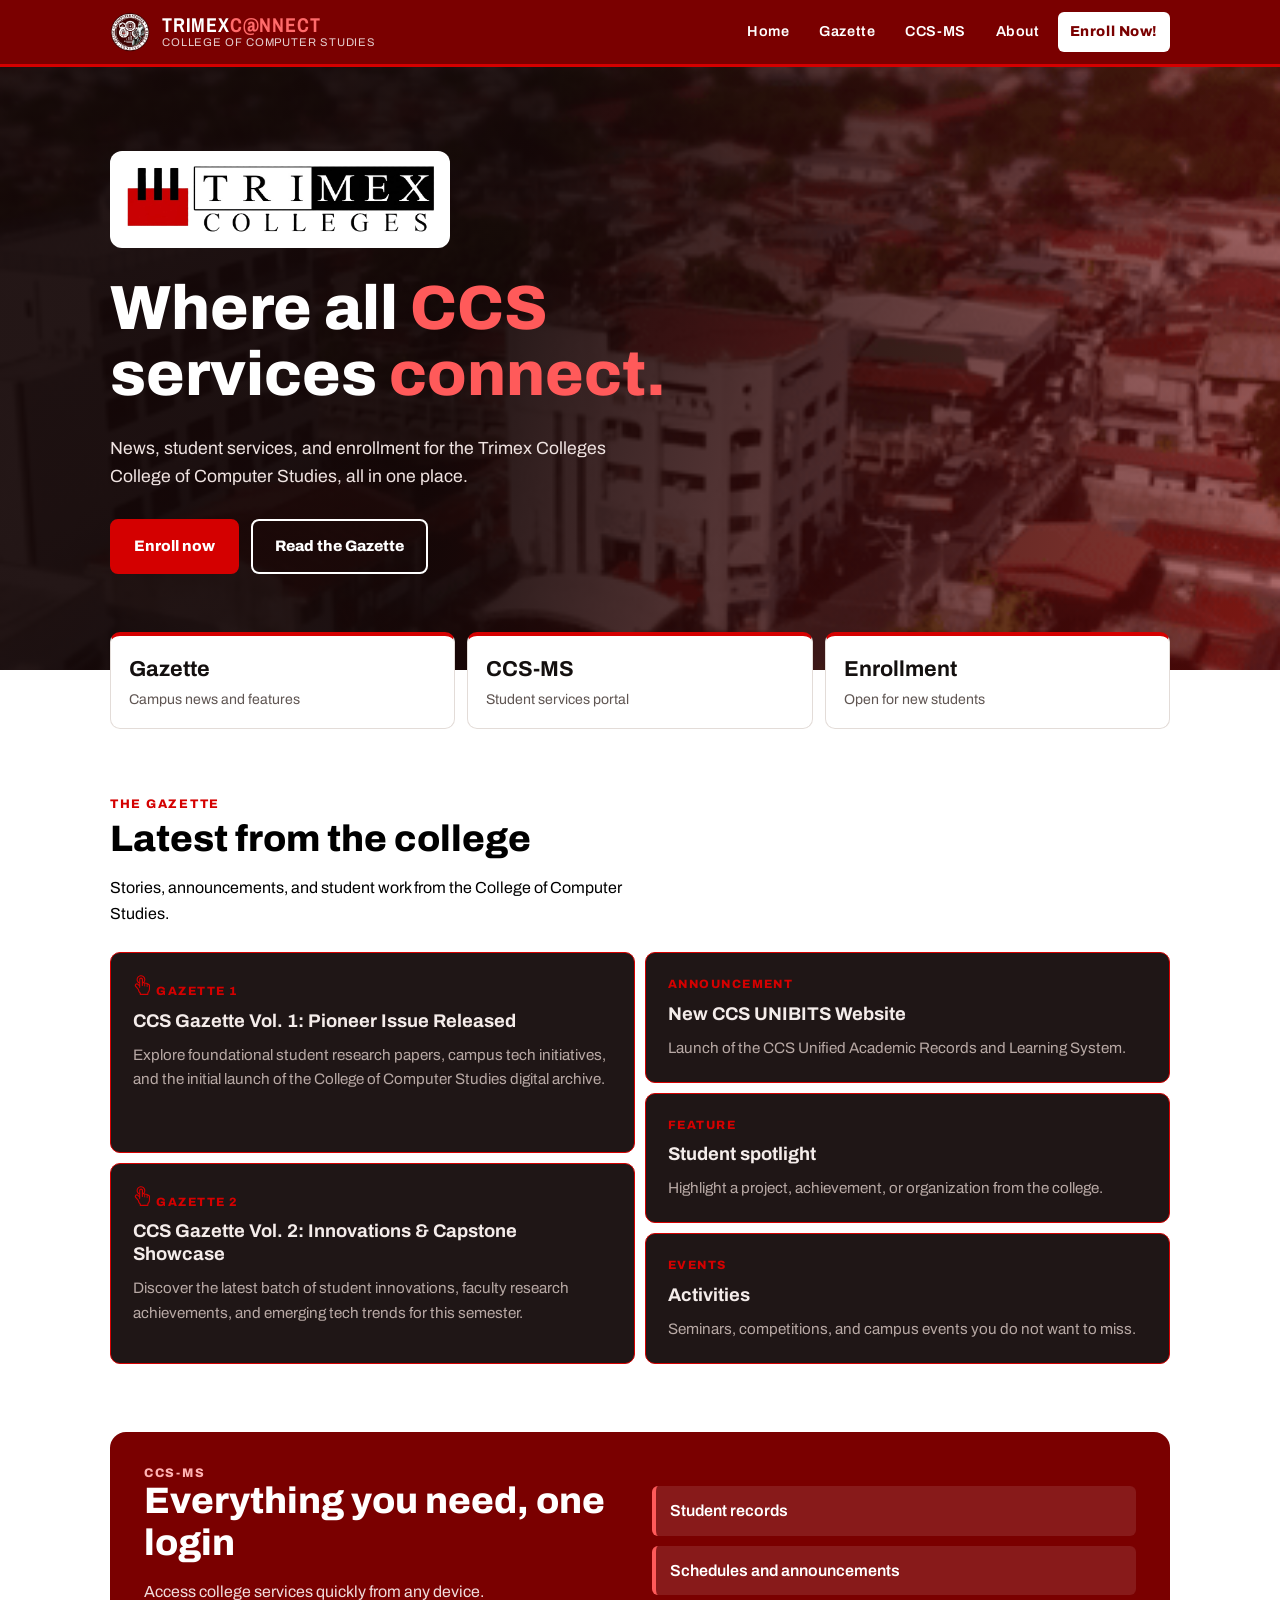
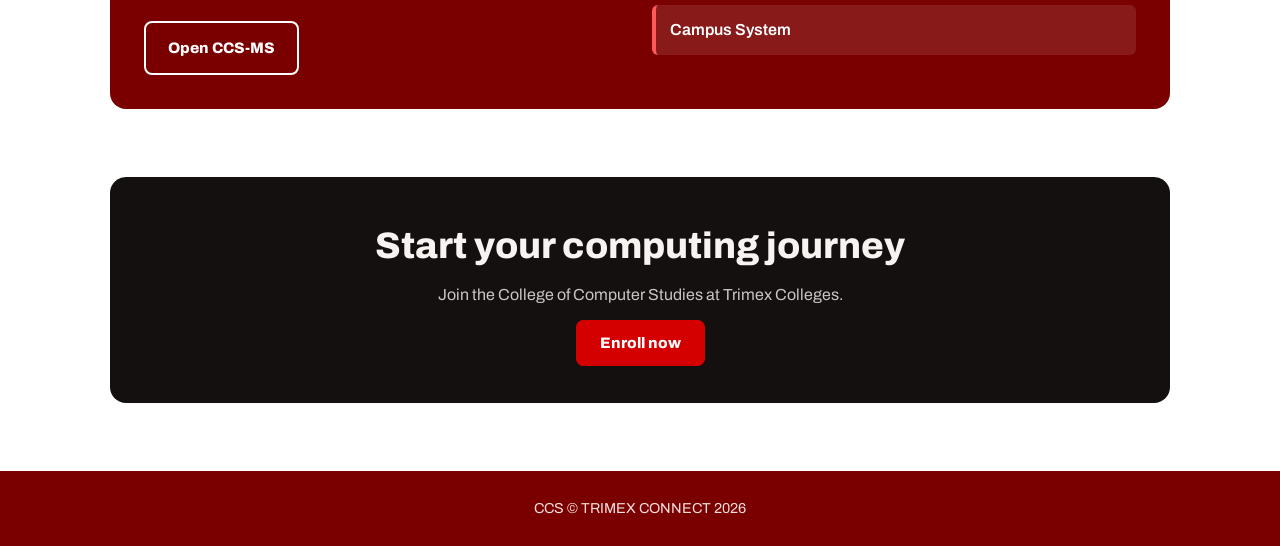
<file: index.html>
<!DOCTYPE html>
<html lang="en">
<head>
  <meta charset="utf-8">
  <meta name="viewport" content="width=device-width, initial-scale=1, viewport-fit=cover">
  <title>TrimexConnect | College of Computer Studies</title>
  <link rel="stylesheet" href="https://fonts.googleapis.com/css2?family=Archivo:wght@400;600;800&family=Archivo+Narrow:wght@600&display=swap">
  <link rel="stylesheet" href="style.css">
</head>
<body>
  <header>
    <div class="nav">
      <a href="#home"><img src="img/logoofccs.png" alt="css_logo" class="ccslogo" ></a>
      <a class="brand" href="#home">TRIMEX<b>C@NNECT</b><small>College of Computer Studies</small></a>
      <nav>
        <a href="#home">Home</a>
        <a href="#gazette">Gazette</a>
        <details class="ccs-dropdown" name="site-dropdown">
          <summary>CCS-MS</summary>
          <div class="ccs-menu">
            <a href="https://trimexconnect.com/capstonethesis/login.php">Research Management System</a>
            <a href="https://trimexconnect.com/researchmanual/">Research Manual</a>
            <a href="https://trimexconnect.com/e-data/">Data Science Platform</a>
            <a href="https://trimexconnect.com/coderkiosk/">CCS Online Compiler</a>
            <a href="https://trimexconnect.com/iskuling/lms/login.php">CCS LMS Management</a>
            <a href="https://trimexconnect.com/voting/acts/">CCS ACTS Voting System</a>
            <a href="https://trimexconnect.com/voting/acse/">ACSE ACTS Voting System</a>
            <a href="https://trimexconnect.com/crowntab/">CCS Pageant Management System</a>
            <a href="https://trimexconnect.com/academy/netsec/login.php">Cybersecurity Arena</a>
            <a href="https://trimexconnect.com/e-hack/">Educational Cyber Range</a>
            <a href="https://trimexconnect.com/dikoalam/infosec/">Network Cybersecurity Training Lab</a>
            <a href="https://trimexconnect.com/dikoalam/infosec/">Cybersecurity Training Lab</a>
            <a href="https://trimexconnect.com/ojtms/">CCS OJT Monitoring</a>
            <a href="https://trimexconnect.com/201ccs/">CCS Student and Faculty Portfolio</a>
          </div>
        </details>
        <a href="about.html">About</a>
        <a class="cta" href="#enroll">Enroll Now!</a>
        <details class="mobile-nav">
          <summary>Menu</summary>
          <div class="mobile-menu">
            <a href="#home">Home</a>
            <a href="#gazette">Gazette</a>
            <details class="mobile-ccs-dropdown" name="mobile-site-dropdown">
              <summary>CCS-MS</summary>
              <div class="mobile-ccs-menu">
                <a href="https://trimexconnect.com/capstonethesis/login.php">Research Management System</a>
                <a href="https://trimexconnect.com/researchmanual/">Research Manual</a>
                <a href="https://trimexconnect.com/e-data/">Data Science Platform</a>
                <a href="https://trimexconnect.com/coderkiosk/">CCS Online Compiler</a>
                <a href="https://trimexconnect.com/iskuling/lms/login.php">CCS LMS Management</a>
                <a href="https://trimexconnect.com/voting/acts/">CCS ACTS Voting System</a>
                <a href="https://trimexconnect.com/voting/acse/">ACSE ACTS Voting System</a>
                <a href="https://trimexconnect.com/crowntab/">CCS Pageant Management System</a>
                <a href="https://trimexconnect.com/academy/netsec/login.php">Cybersecurity Arena</a>
                <a href="https://trimexconnect.com/e-hack/">Educational Cyber Range</a>
                <a href="https://trimexconnect.com/dikoalam/infosec/">Network Cybersecurity Training Lab</a>
                <a href="https://trimexconnect.com/dikoalam/infosec/">Cybersecurity Training Lab</a>
                <a href="https://trimexconnect.com/ojtms/">CCS OJT Monitoring</a>
                <a href="https://trimexconnect.com/201ccs/">CCS Student and Faculty Portfolio</a>
              </div>
            </details>
            <a href="about.html">About</a>
            <a href="#enroll">Enroll Now!</a>
          </div>
        </details>
      </nav>
    </div>
  </header>

  <div class="hero" id="home">
    <div class="in">
      <div class="pill">
        <img src="img/logo.png" alt="Trimex Colleges">
      </div>
      <h1>Where all <span>CCS</span> services <span>connect.</span></h1>
      <p>News, student services, and enrollment for the Trimex Colleges College of Computer Studies, all in one place.</p>
      <div class="btns">
        <a class="btn p" href="#enroll">Enroll now</a>
        <a class="btn" href="#gazette">Read the Gazette</a>
      </div>
    </div>
  </div>

  <div class="stats">
    <div class="stat">
      <b>Gazette</b>
      <span>Campus news and features</span>
    </div>
    <div class="stat">
      <b>CCS-MS</b>
      <span>Student services portal</span>
    </div>
    <div class="stat">
      <b>Enrollment</b>
      <span>Open for new students</span>
    </div>
  </div>

  <section id="gazette">
  <div class="gazette-header">
    <div class="kick">The Gazette</div>
    <h2>Latest from the college</h2>
    <p class="lead">Stories, announcements, and student work from the College of Computer Studies.</p>
  </div>

  <div class="gazette-grid">

    <!-- Left column -->
    <div class="gazette-column">
      <a class="gazette-card-left" href="https://trimexconnect.com/ccs/gazette/">
        <span class="gazette-label">
          <svg class="icon" viewBox="0 0 36 36" aria-hidden="true" focusable="false" xmlns="http://www.w3.org/2000/svg">
          <path fill="currentColor" d="M30.4,17.6c-1.8-1.9-4.2-3.2-6.7-3.7c-1.1-0.3-2.2-0.5-3.3-0.6c2.8-3.3,2.3-8.3-1-11.1s-8.3-2.3-11.1,1s-2.3,8.3,1,11.1
            c0.6,0.5,1.2,0.9,1.8,1.1v2.2l-1.6-1.5c-1.4-1.4-3.7-1.4-5.2,0c-1.4,1.4-1.5,3.6-0.1,5l4.6,5.4c0.2,1.4,0.7,2.7,1.4,3.9
            c0.5,0.9,1.2,1.8,1.9,2.5v1.9c0,0.6,0.4,1,1,1h13.6c0.5,0,1-0.5,1-1v-2.6c1.9-2.3,2.9-5.2,2.9-8.1v-5.8
            C30.7,17.9,30.6,17.7,30.4,17.6z M8.4,8.2c0-3.3,2.7-5.9,6-5.8c3.3,0,5.9,2.7,5.8,6c0,1.8-0.8,3.4-2.2,4.5V7.9
            c-0.1-1.8-1.6-3.2-3.4-3.2c-1.8-0.1-3.4,1.4-3.4,3.2v5.2C9.5,12.1,8.5,10.2,8.4,8.2L8.4,8.2z M28.7,24c0.1,2.6-0.8,5.1-2.5,7.1
            c-0.2,0.2-0.4,0.4-0.4,0.7v2.1H14.2v-1.4c0-0.3-0.2-0.6-0.4-0.8c-0.7-0.6-1.3-1.3-1.8-2.2c-0.6-1-1-2.2-1.2-3.4
            c0-0.2-0.1-0.4-0.2-0.6l-4.8-5.7c-0.3-0.3-0.5-0.7-0.5-1.2c0-0.4,0.2-0.9,0.5-1.2c0.7-0.6,1.7-0.6,2.4,0l2.9,2.9v3l1.9-1V7.9
            c0.1-0.7,0.7-1.3,1.5-1.2c0.7,0,1.4,0.5,1.4,1.2v11.5l2,0.4v-4.6c0.1-0.1,0.2-0.1,0.3-0.2c0.7,0,1.4,0.1,2.1,0.2v5.1l1.6,0.3v-5.2
            l1.2,0.3c0.5,0.1,1,0.3,1.5,0.5v5l1.6,0.3v-4.6c0.9,0.4,1.7,1,2.4,1.7L28.7,24z"/>
          </svg>
          Gazette 1</span>
        <h3>CCS Gazette Vol. 1: Pioneer Issue Released </h3>
        <p>
          Explore foundational student research papers, campus tech initiatives,
          and the initial launch of the College of Computer Studies digital archive.
        </p>
        
      </a>

      <a class="gazette-card-left" href="#gazette">
        <span class="gazette-label">
          <svg class="icon" viewBox="0 0 36 36" aria-hidden="true" focusable="false" xmlns="http://www.w3.org/2000/svg">
          <path fill="currentColor" d="M30.4,17.6c-1.8-1.9-4.2-3.2-6.7-3.7c-1.1-0.3-2.2-0.5-3.3-0.6c2.8-3.3,2.3-8.3-1-11.1s-8.3-2.3-11.1,1s-2.3,8.3,1,11.1
            c0.6,0.5,1.2,0.9,1.8,1.1v2.2l-1.6-1.5c-1.4-1.4-3.7-1.4-5.2,0c-1.4,1.4-1.5,3.6-0.1,5l4.6,5.4c0.2,1.4,0.7,2.7,1.4,3.9
            c0.5,0.9,1.2,1.8,1.9,2.5v1.9c0,0.6,0.4,1,1,1h13.6c0.5,0,1-0.5,1-1v-2.6c1.9-2.3,2.9-5.2,2.9-8.1v-5.8
            C30.7,17.9,30.6,17.7,30.4,17.6z M8.4,8.2c0-3.3,2.7-5.9,6-5.8c3.3,0,5.9,2.7,5.8,6c0,1.8-0.8,3.4-2.2,4.5V7.9
            c-0.1-1.8-1.6-3.2-3.4-3.2c-1.8-0.1-3.4,1.4-3.4,3.2v5.2C9.5,12.1,8.5,10.2,8.4,8.2L8.4,8.2z M28.7,24c0.1,2.6-0.8,5.1-2.5,7.1
            c-0.2,0.2-0.4,0.4-0.4,0.7v2.1H14.2v-1.4c0-0.3-0.2-0.6-0.4-0.8c-0.7-0.6-1.3-1.3-1.8-2.2c-0.6-1-1-2.2-1.2-3.4
            c0-0.2-0.1-0.4-0.2-0.6l-4.8-5.7c-0.3-0.3-0.5-0.7-0.5-1.2c0-0.4,0.2-0.9,0.5-1.2c0.7-0.6,1.7-0.6,2.4,0l2.9,2.9v3l1.9-1V7.9
            c0.1-0.7,0.7-1.3,1.5-1.2c0.7,0,1.4,0.5,1.4,1.2v11.5l2,0.4v-4.6c0.1-0.1,0.2-0.1,0.3-0.2c0.7,0,1.4,0.1,2.1,0.2v5.1l1.6,0.3v-5.2
            l1.2,0.3c0.5,0.1,1,0.3,1.5,0.5v5l1.6,0.3v-4.6c0.9,0.4,1.7,1,2.4,1.7L28.7,24z"/>
          </svg>
          Gazette 2</span>
        <h3>CCS Gazette Vol. 2: Innovations &amp; Capstone Showcase</h3>
        <p>
          Discover the latest batch of student innovations, faculty research
          achievements, and emerging tech trends for this semester.
        </p>
      </a>
    </div>

    <!-- Right -->
    <div class="gazette-column">
      <a class="gazette-card" href="#gazette">
        <span class="gazette-label">Announcement</span>
        <h3>New CCS UNIBITS Website</h3>
        <p>Launch of the CCS Unified Academic Records and Learning System.</p>
      </a>

      <a class="gazette-card" href="#gazette">
        <span class="gazette-label">Feature</span>
        <h3>Student spotlight</h3>
        <p>Highlight a project, achievement, or organization from the college.</p>
      </a>

      <a class="gazette-card" href="#gazette">
        <span class="gazette-label">Events</span>
        <h3>Activities</h3>
        <p>Seminars, competitions, and campus events you do not want to miss.</p>
      </a>
    </div>

  </div>
</section>

<section id="ccs-ms">
  <div class="ms">
    <div>
      <div class="kick kick-light">CCS-MS</div>
      <h2>Everything you need, one login</h2>
      <p>Access college services quickly from any device.</p>
      <!-- optimize in javascript plssss --> 
      <details class="ms-dropdown">
        <summary class="btn">Open CCS-MS</summary>
        <div class="ms-menu">
          <a href="https://trimexconnect.com/capstonethesis/login.php">Research Management System</a>
          <a href="https://trimexconnect.com/researchmanual/">Research Manual</a>
          <a href="https://trimexconnect.com/e-data/">Data Science Platform</a>
          <a href="https://trimexconnect.com/coderkiosk/">CCS Online Compiler</a>
          <a href="https://trimexconnect.com/iskuling/lms/login.php">CCS LMS Management</a>
          <a href="https://trimexconnect.com/voting/acts/">CCS ACTS Voting System</a>
          <a href="https://trimexconnect.com/voting/acse/">ACSE ACTS Voting System</a>
          <a href="https://trimexconnect.com/crowntab/">CCS Pageant Management System</a>
          <a href="https://trimexconnect.com/academy/netsec/login.php">Cybersecurity Arena</a>
          <a href="https://trimexconnect.com/e-hack/">Educational Cyber Range</a>
          <a href="https://trimexconnect.com/dikoalam/infosec/">Network Cybersecurity Training Lab</a>
          <a href="https://trimexconnect.com/ojtms/">CCS OJT Monitoring</a>
          <a href="https://trimexconnect.com/201ccs/">CCS Student and Faculty Portfolio</a>
        </div>
      </details>
    </div>

    <ul>
      <li>Student records</li>
      <li>Schedules and announcements</li>
      <li>Campus System</li>
    </ul>
  </div>
</section>

  <section id="enroll">
    <div class="enroll" style="margin-top:0">
      <h2>Start your computing journey</h2>
      <p>Join the College of Computer Studies at Trimex Colleges.</p>
      <a class="btn p" href="https://www.trimexcolleges.edu.ph/online-enrollment">Enroll now</a>
    </div>
  </section>

  <footer> CCS &copy; TRIMEX CONNECT 2026</footer>

    <!--TS FOR MY JAVASCRIPT RAWR-->
  <script src="script.js" defer></script>
  
</body>
</html>
</file>
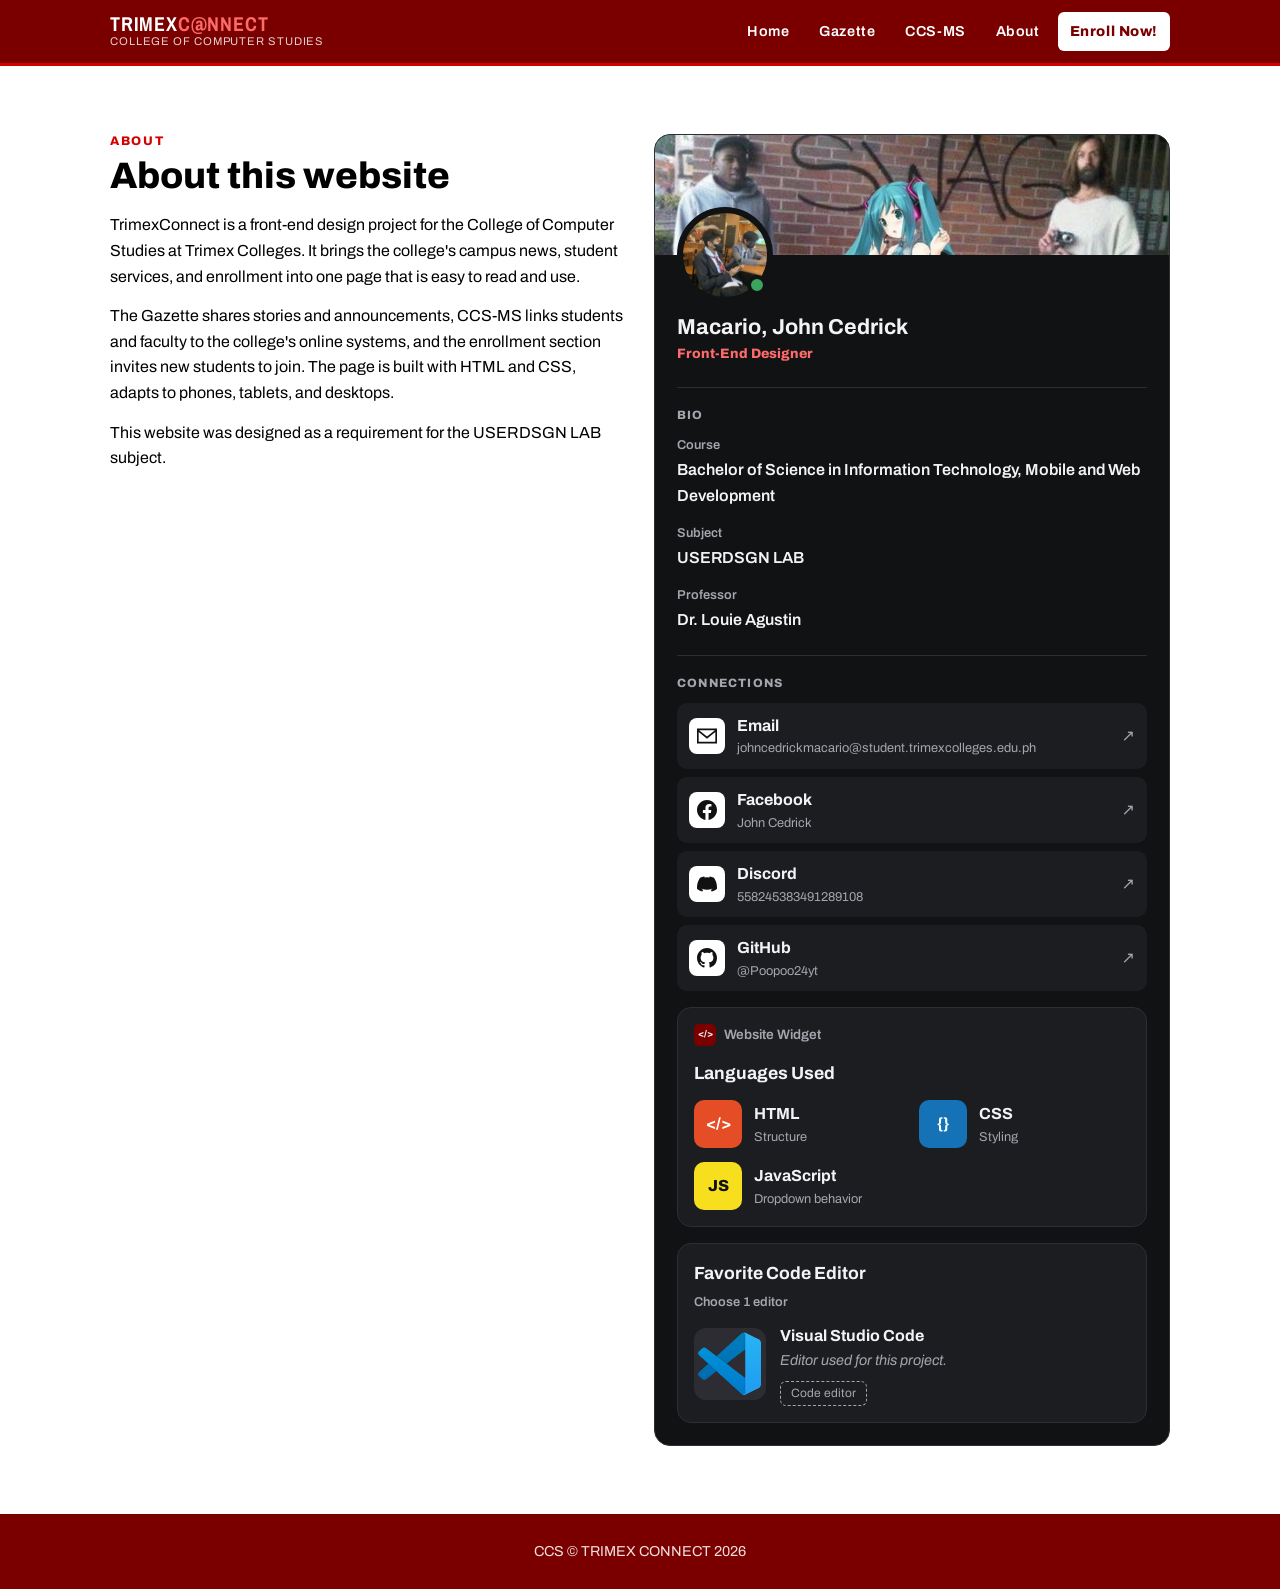
<file: about.html>
<!DOCTYPE html>
<html lang="en">
<head>
  <meta charset="utf-8">
  <meta name="viewport" content="width=device-width, initial-scale=1, viewport-fit=cover">
  <title>About | TrimexConnect</title>

  <link rel="stylesheet" href="https://fonts.googleapis.com/css2?family=Archivo:wght@400;600;800&family=Archivo+Narrow:wght@600&display=swap">
  <link rel="stylesheet" href="style.css">
  <link rel="stylesheet" href="about.css">
</head>

<body>

  
  <header>
    <div class="nav">
      <a class="brand" href="index.html">TRIMEX<b>C@NNECT</b><small>College of Computer Studies</small></a>

      <nav>
        
        <a href="index.html">Home</a>
        <a href="index.html#gazette">Gazette</a>

        <details class="ccs-dropdown" name="site-dropdown">
          <summary>CCS-MS</summary>
          <div class="ccs-menu">
            <a href="https://trimexconnect.com/capstonethesis/login.php">Research Management System</a>
            <a href="https://trimexconnect.com/researchmanual/">Research Manual</a>
            <a href="https://trimexconnect.com/e-data/">Data Science Platform</a>
            <a href="https://trimexconnect.com/coderkiosk/">CCS Online Compiler</a>
            <a href="https://trimexconnect.com/iskuling/lms/login.php">CCS LMS Management</a>
            <a href="https://trimexconnect.com/voting/acts/">CCS ACTS Voting System</a>
            <a href="https://trimexconnect.com/voting/acse/">ACSE ACTS Voting System</a>
            <a href="https://trimexconnect.com/crowntab/">CCS Pageant Management System</a>
            <a href="https://trimexconnect.com/academy/netsec/login.php">Cybersecurity Arena</a>
            <a href="https://trimexconnect.com/e-hack/">Educational Cyber Range</a>
            <a href="https://trimexconnect.com/dikoalam/infosec/">Network Cybersecurity Training Lab</a>
            <a href="https://trimexconnect.com/ojtms/">CCS OJT Monitoring</a>
            <a href="https://trimexconnect.com/201ccs/">CCS Student and Faculty Portfolio</a>
          </div>
        </details>

        <a href="about.html" aria-current="page">About</a>
        <a class="cta" href="index.html#enroll">Enroll Now!</a>

        
        <details class="mobile-nav" name="nav-menu">
          <summary>Menu</summary>
          <div class="mobile-menu">
            <a href="index.html">Home</a>
            <a href="index.html#gazette">Gazette</a>

            <details class="mobile-ccs-dropdown" name="mobile-submenu">
              <summary>CCS-MS</summary>
              <div class="mobile-ccs-menu">
                <a href="https://trimexconnect.com/capstonethesis/login.php">Research Management System</a>
                <a href="https://trimexconnect.com/researchmanual/">Research Manual</a>
                <a href="https://trimexconnect.com/e-data/">Data Science Platform</a>
                <a href="https://trimexconnect.com/coderkiosk/">CCS Online Compiler</a>
                <a href="https://trimexconnect.com/iskuling/lms/login.php">CCS LMS Management</a>
                <a href="https://trimexconnect.com/voting/acts/">CCS ACTS Voting System</a>
                <a href="https://trimexconnect.com/voting/acse/">ACSE ACTS Voting System</a>
                <a href="https://trimexconnect.com/crowntab/">CCS Pageant Management System</a>
                <a href="https://trimexconnect.com/academy/netsec/login.php">Cybersecurity Arena</a>
                <a href="https://trimexconnect.com/e-hack/">Educational Cyber Range</a>
                <a href="https://trimexconnect.com/dikoalam/infosec/">Network Cybersecurity Training Lab</a>
                <a href="https://trimexconnect.com/ojtms/">CCS OJT Monitoring</a>
                <a href="https://trimexconnect.com/201ccs/">CCS Student and Faculty Portfolio</a>
              </div>
            </details>

            <a href="about.html" aria-current="page">About</a>
            <a href="index.html#enroll">Enroll Now!</a>
          </div>
        </details>
      </nav>
    </div>
  </header>


 
  <main>
  <section id="about">
    <div class="about">

      
      <div class="about-text">
        <div class="kick">About</div>
        <h2>About this website</h2>
        <p>
          TrimexConnect is a front-end design project for the College of Computer
          Studies at Trimex Colleges. It brings the college's campus news, student
          services, and enrollment into one page that is easy to read and use.
        </p>
        <p>
          The Gazette shares stories and announcements, CCS-MS links students and
          faculty to the college's online systems, and the enrollment section
          invites new students to join. The page is built with HTML and CSS, adapts
          to phones, tablets, and desktops.
        </p>
        <p>
          This website was designed as a requirement for the USERDSGN LAB subject.
        </p>
      </div>

     
      <aside class="profile" aria-label="Front-end designer profile">

        
        <div class="profile-banner"></div>
        <div class="profile-body">
          <div class="profile-avatar" role="img" aria-label="photo_avatar">
            <span class="profile-status" title="Online"></span>
          </div>

          <h3 class="profile-name">Macario, John Cedrick</h3>
          <p class="profile-role">Front-End Designer</p>

          
          <div class="profile-block">
            <h4>Bio</h4>
            <dl class="bio">
              <div>
                <dt>Course</dt>
                <dd>Bachelor of Science in Information Technology, Mobile and Web Development</dd>
              </div>
              <div>
                <dt>Subject</dt>
                <dd>USERDSGN LAB</dd>
              </div>
              <div>
                <dt>Professor</dt>
                <dd>Dr. Louie Agustin</dd>
              </div>
            </dl>
          </div>

          <div class="profile-block">
                <h4>Connections</h4>

                <ul class="connections">

                
                  <li>
                    <a href="mailto:johncedrickmacario@student.trimexcolleges.edu.ph">
                      <span class="connection-icon email" aria-hidden="true">
                        <svg xmlns="http://www.w3.org/2000/svg"
                            width="20"
                            height="20"
                            viewBox="0 0 24 24"
                            fill="currentColor">
                          <path d="M0 3v18h24V3H0zm21.518 2L12 12.713 2.482 5h19.036zM2 19V7.183l10 8.104 10-8.104V19H2z"/>
                        </svg>
                      </span>

                      <span>
                        <b>Email</b>
                        <small>johncedrickmacario@student.trimexcolleges.edu.ph</small>
                      </span>

                      <span class="connection-arrow" aria-hidden="true">↗</span>
                    </a>
                  </li>

                 
                  <li>
                    <a href="https://www.facebook.com/john.cedrick.807351"
                      target="_blank"
                      rel="noopener noreferrer">

                      <span class="connection-icon facebook" aria-hidden="true">
                        <svg xmlns="http://www.w3.org/2000/svg"
                            width="20"
                            height="20"
                            viewBox="0 0 24 24"
                            fill="currentColor">
                          <path d="M24 12.073c0-6.627-5.373-12-12-12S0 5.446 0 12.073c0 5.99 4.388 10.954 10.125 11.854v-8.385H7.078v-3.47h3.047V9.43c0-3.007 1.792-4.669 4.533-4.669 1.312 0 2.686.235 2.686.235v2.953H15.83c-1.491 0-1.956.925-1.956 1.874v2.25h3.328l-.532 3.47h-2.796v8.385C19.612 23.027 24 18.062 24 12.073z"/>
                        </svg>
                      </span>

                      <span>
                        <b>Facebook</b>
                        <small>John Cedrick</small>
                      </span>

                      <span class="connection-arrow" aria-hidden="true">↗</span>
                    </a>
                  </li>

            
                  <li>
                    <a href="https://discord.com/users/558245383491289108"
                      target="_blank"
                      rel="noopener noreferrer">

                      <span class="connection-icon discord" aria-hidden="true">
                        <svg xmlns="http://www.w3.org/2000/svg"
                            width="20"
                            height="20"
                            viewBox="0 0 24 24"
                            fill="currentColor">
                          <path d="M20.317 4.37a19.791 19.791 0 0 0-4.885-1.515.074.074 0 0 0-.079.037c-.21.375-.444.864-.608 1.25a18.27 18.27 0 0 0-5.487 0 12.64 12.64 0 0 0-.617-1.25.077.077 0 0 0-.079-.037A19.736 19.736 0 0 0 3.677 4.37a.07.07 0 0 0-.032.027C.533 9.046-.32 13.58.099 18.057a.082.082 0 0 0 .031.057 19.9 19.9 0 0 0 5.993 3.03.078.078 0 0 0 .084-.028 14.09 14.09 0 0 0 1.226-1.994.076.076 0 0 0-.041-.106 13.107 13.107 0 0 1-1.872-.892.077.077 0 0 1-.008-.128 10.2 10.2 0 0 0 .372-.292.074.074 0 0 1 .077-.01c3.928 1.793 8.18 1.793 12.061 0a.074.074 0 0 1 .078.01c.12.098.246.198.373.292a.077.077 0 0 1-.006.127 12.299 12.299 0 0 1-1.873.892.077.077 0 0 0-.041.107c.36.698.772 1.362 1.225 1.993a.076.076 0 0 0 .084.028 19.839 19.839 0 0 0 6.002-3.03.077.077 0 0 0 .032-.054c.5-5.177-.838-9.674-3.549-13.66a.061.061 0 0 0-.031-.028z"/>
                        </svg>
                      </span>

                      <span>
                        <b>Discord</b>
                        <small>558245383491289108</small>
                      </span>

                      <span class="connection-arrow" aria-hidden="true">↗</span>
                    </a>
                  </li>

                
                  <li>
                    <a href="https://github.com/Poopoo24yt"
                      target="_blank"
                      rel="noopener noreferrer">

                      <span class="connection-icon github" aria-hidden="true">
                        <svg xmlns="http://www.w3.org/2000/svg"
                            width="20"
                            height="20"
                            viewBox="0 0 24 24"
                            fill="currentColor">
                          <path d="M12 0C5.37 0 0 5.37 0 12c0 5.31 3.435 9.795 8.205 11.385.6.105.825-.255.825-.57 0-.285-.015-1.23-.015-2.235-3.015.555-3.795-.735-4.035-1.41-.135-.345-.72-1.41-1.23-1.695-.42-.225-1.02-.78-.015-.795.945-.015 1.62.87 1.845 1.23 1.08 1.815 2.805 1.305 3.495.99.105-.78.42-1.305.765-1.605-2.67-.3-5.46-1.335-5.46-5.925 0-1.305.465-2.385 1.23-3.225-.12-.3-.54-1.53.12-3.18 0 0 1.005-.315 3.3 1.23.96-.27 1.98-.405 3-.405s2.04.135 3 .405c2.295-1.56 3.3-1.23 3.3-1.23.66 1.65.24 2.88.12 3.18.765.84 1.23 1.905 1.23 3.225 0 4.605-2.805 5.625-5.475 5.925.435.375.81 1.095.81 2.22 0 1.605-.015 2.895-.015 3.3 0 .315.225.69.825.57A12.02 12.02 0 0024 12c0-6.63-5.37-12-12-12z"/>
                        </svg>
                      </span>

                      <span>
                        <b>GitHub</b>
                        <small>@Poopoo24yt</small>
                      </span>

                      <span class="connection-arrow" aria-hidden="true">↗</span>
                    </a>
                  </li>

                </ul>
              </div>

        
          <div class="widget">
            <div class="widget-head">
              <span class="widget-logo" aria-hidden="true">&lt;/&gt;</span>
              <span>Website Widget</span>
            </div>
            <h4 class="widget-title">Languages Used</h4>
            <ul class="languages">
              <li>
                <span class="lang-icon lang-html" aria-hidden="true">&lt;/&gt;</span>
                <span><b>HTML</b><small>Structure</small></span>
              </li>
              <li>
                <span class="lang-icon lang-css" aria-hidden="true">{}</span>
                <span><b>CSS</b><small>Styling</small></span>
              </li>
              <li>
                <span class="lang-icon lang-js" aria-hidden="true">JS</span>
                <span><b>JavaScript</b><small>Dropdown behavior</small></span>
              </li>
            </ul>
          </div>

        
          <div class="widget">
            <h4 class="widget-title">Favorite Code Editor</h4>
            <p class="widget-sub">Choose 1 editor</p>
            <div class="editor">
              <span class="editor-icon" aria-hidden="true">
              </span>
              <div>
                <b>Visual Studio Code</b>
                <p>Editor used for this project.</p>
                <span class="tag">Code editor</span>
              </div>
            </div>
          </div>

        </div>
      </aside>

    </div>
  </section>
  </main>

  <footer>CCS &copy; TRIMEX CONNECT 2026</footer>

  <!--TS FOR MY JAVASCRIPT RAWR-->
  <script src="script.js" defer></script>

</body>
</html>
</file>
<file: style.css>
/* Theme tokens and global defaults */
:root {
  --maroon: #7a0000;
  --red: #d40000;
  --ink: #14100f;
  --bg: #f6f3f1;
  --card: #fff;
  --mut: #5f5552;
  --line: #e3dcd8;
  box-sizing: border-box;
  padding-top: env(safe-area-inset-top, 0px);
  padding-bottom: env(safe-area-inset-bottom, 0px);
}

@media (prefers-color-scheme: dark) {
  :root:not([data-theme="light"]) {
    --bg: #140e0e;
    --card: #1f1616;
    --ink: #f4ecea;
    --mut: #b8a9a5;
    --line: #3a2a2a;
  }
}

:root[data-theme="dark"] {
  --bg: #140e0e;
  --card: #1f1616;
  --ink: #f4ecea;
  --mut: #b8a9a5;
  --line: #3a2a2a;
}

html {
  scroll-behavior: smooth;
  scroll-padding-top: calc(72px + env(safe-area-inset-top, 0px));
}

* {
  box-sizing: border-box;
}

body {
  margin: 0;
  background: #fff;
  color: var(--ink);
  font-family: "Archivo", system-ui, sans-serif;
  font-size: 16px;
  line-height: 1.6;
}

p,
li,
summary,
a,
span,
button,
input,
textarea {
  font: inherit;
}

a {
  color: inherit;
  text-decoration: none;
}

/* Header */

header {
  position: sticky;
  top: env(safe-area-inset-top, 0px);
  z-index: 10;
  background: var(--maroon);
  color: #fff;
  border-bottom: 3px solid var(--red);
}

.ccslogo{
    height: 40px; 
  width: auto; 
  display: block;
  }

.nav {
  max-width: 1100px;
  margin: 0 auto;
  padding: 12px 20px;
  display: flex;
  align-items: center;
  justify-content: flex-start;
  gap: 12px;
  flex-wrap: wrap;
}

.nav > nav {
  margin-left: auto;
}

.brand {
  font: 800 1.25rem/1 "Archivo Narrow", Archivo, sans-serif;
  letter-spacing: .04em;
}

.brand small {
  display: block;
  font: 400 .7rem/1.3 Archivo, sans-serif;
  letter-spacing: .08em;
  opacity: .8;
  text-transform: uppercase;
}

nav,
nav a,
nav summary,
.btn,
.btns a,
.cta,
.kick,
.gazette-label,
.gazette-card h3,
.gazette-card-left h3,
.stat b,
.ms li,
footer,
.enroll p,
.lead,
.ms p {
  font-family: "Archivo", system-ui, sans-serif;
}

.brand b {
  color: #ff6b6b;
}

nav {
  position: relative;
  display: flex;
  gap: 6px;
  flex-wrap: wrap;
  align-items: center;
}

nav a,
nav summary {
  padding: 8px 12px;
  border-radius: 6px;
  font-weight: 600;
  font-size: .9rem;
  letter-spacing: .04em;
}

nav summary {
  list-style: none;
  cursor: pointer;
}

nav summary::-webkit-details-marker {
  display: none;
}

.ccs-dropdown {
  position: static;
}

.ccs-dropdown[open] > summary,
nav summary:hover {
  background: rgba(255, 255, 255, .14);
}

.ccs-menu,
.mobile-ccs-menu {
  overflow-y: auto;
  padding: 8px;
  border: 1px solid var(--line);
  border-radius: 8px;
  background: var(--card);
  color: var(--ink);
}

.ccs-menu {
  position: absolute;
  top: calc(100% + 10px);
  right: 0;
  width: min(312px, calc(100vw - 32px));
  max-height: min(82vh, 650px);
  box-shadow: 0 12px 32px rgba(20, 16, 15, .2);
}

.ccs-dropdown:hover > .ccs-menu,
.ccs-dropdown:focus-within > .ccs-menu {
  display: block;
}

nav .ccs-menu a {
  display: block;
  padding: 10px 12px;
  border-radius: 4px;
  font-weight: 400;
  font-size: .95rem;
  letter-spacing: 0;
  line-height: 1.45;
}

nav .ccs-menu a:hover,
nav .ccs-menu a:focus-visible {
  background: var(--bg);
  color: var(--maroon);
}
nav a:hover {
  background: rgba(255, 255, 255, .14);
}

nav a.cta {
  background: #fff;
  color: var(--maroon);
  font-weight: 800;
}

/* Hero and calls to action */
.hero {
  position: relative;
  color: #fff;
  background: linear-gradient(105deg, rgba(20, 6, 6, .93) 38%, rgba(122, 0, 0, .55)), url(img/buildingschoolGIFbg.gif) center/cover;
}

.hero .in {
  max-width: 1100px;
  margin: 0 auto;
  padding: 84px 20px 96px;
  display: grid;
  gap: 28px;
}

.pill img {
  display: block;
  width: min(340px, 100%);
  height: auto;
  background: #fff;
  padding: 10px;
  border-radius: 12px;
}

h1 {
  font: 800 clamp(2.2rem, 6vw, 3.9rem)/1.05 Archivo, sans-serif;
  margin: 0;
  max-width: 16ch;
}

h1 span {
  color: #ff5a5a;
}

.hero p {
  max-width: 52ch;
  font-size: 1.1rem;
  margin: 0;
  color: #f0e4e2;
}

.btns {
  display: flex;
  gap: 12px;
  flex-wrap: wrap;
}

.btn {
  padding: 13px 22px;
  border-radius: 8px;
  font-size: 0.95rem;
  font-weight: 800;
  border: 2px solid #fff;
}

.btn.p {
  background: var(--red);
  border-color: var(--red);
  color: white;
}

.btn:hover {
  filter: brightness(1.12);
}

/* Stats, and content cards */
.stats {
  max-width: 1100px;
  margin: -38px auto 0;
  padding: 0 20px;
  position: relative;
  display: grid;
  grid-template-columns: repeat(auto-fit, minmax(170px, 1fr));
  gap: 12px;
}

.stat {
  background: var(--card);
  border: 1px solid var(--line);
  border-top: 4px solid var(--red);
  border-radius: 10px;
  padding: 16px 18px;
}

.stat b {
  display: block;
  font-size: 1.35rem;
}

.stat span {
  color: var(--mut);
  font-size: .88rem;
}

section {
  max-width: 1100px;
  margin: 0 auto;
  padding: 68px 20px 0;
}

.kick {
  color: var(--red);
  font: 800 .78rem Archivo, sans-serif;
  letter-spacing: .14em;
  text-transform: uppercase;
}

h2 {
  font: 800 clamp(1.6rem, 4vw, 2.3rem)/1.15 Archivo, sans-serif;
  margin: .2em 0 .4em;
}

.lead {
  color: #000;
  max-width: 60ch;
  margin: 0 0 26px;
}

/* gazette*/

.gazette-header {
  color: #000; 
}

.gazette-grid {
  display: grid;
  grid-template-columns: repeat(2, minmax(0, 1fr));
  gap: 10px;
}

.gazette-column {
  display: flex;
  flex-direction: column;
  gap: 10px;
}

.gazette-card, 
.gazette-card-left {
  --card-bg: #1f1616;
  --card-text: #f4ecea;
  --card-muted: #b8a9a5;

  flex: 1; 
  padding: 22px;
  background: var(--card-bg);
  color: var(--card-text);
  border: 1px solid var(--red);
  border-radius: 10px;
  transition: transform .15s, border-color .15s;
}

.gazette-card:hover,
.gazette-card-left:hover {
  transform: translateY(-3px);
  border-color: #ff5a5a;
}

.gazette-card{
  cursor:default
}

.gazette-card-left{
  cursor:pointer
}

.gazette-label {
  display: block;
  margin-bottom: 8px;
  color: var(--red);
  font-size: .75rem;
  font-weight: 800;
  letter-spacing: .12em;
  text-transform: uppercase;
}

.gazette-label svg{
    width: 20px;
    height: 20px;
}

.gazette-card h3, 
.gazette-card-left h3 {
  margin: 0 0 10px;
  font-size: 1.15rem;
  line-height: 1.25;
}

.gazette-card p, 
.gazette-card-left p {
  margin: 0;
  color: var(--card-muted);
  font-size: .95rem;
}

/* CCS-MS and enroll nyeow */
.ms {
  display: grid;
  grid-template-columns: repeat(auto-fit, minmax(280px, 1fr));
  gap: 24px;
  align-items: center;
  background: var(--maroon);
  color: #fff;
  border-radius: 16px;
  padding: 34px;
}

.ms h2 {
  margin-top: 0;
}

.ms p {
  color: #f0dcdc;
  margin: 0 0 16px;
}

.ms ul {
  list-style: none;
  margin: 0;
  padding: 0;
  display: grid;
  gap: 10px;
}

.ms li {
  background: rgba(255, 255, 255, .1);
  border-left: 4px solid #ff5a5a;
  padding: 12px 14px;
  border-radius: 6px;
  font-weight: 600;
}

.enroll {
  text-align: center;
  background: var(--ink);
  color: var(--bg);
  border-radius: 16px;
  padding: 48px 24px;
  margin-top: 68px;
}

.enroll h2 {
  margin-top: 0;
}

.enroll p {
  margin: 0 auto 22px;
  max-width: 48ch;
  opacity: .8;
}

/* feet :p */
footer {
  margin-top: 68px;
  background: var(--maroon);
  color: #f3dede;
  text-align: center;
  padding: 26px 20px calc(26px + env(safe-area-inset-bottom, 0px));
  font-size: .9rem;
}

a:focus-visible {
  outline: 3px solid #ffb3b3;
  outline-offset: 2px;
}

.gazette_text {
  color: #000;
}

/* ccs menu bottom?? */

.kick-light {
  color: #ffb3b3;
}

.ms-dropdown {
  position: relative;
  display: inline-block;
}

.ms-dropdown > summary {
  list-style: none;
  cursor: pointer;
}

.ms-dropdown > summary::-webkit-details-marker {
  display: none;
}


/* menuu */
.ms-menu {
  position: absolute;
  top: calc(100% + 8px);
  left: 0;
  z-index: 20;
  width: min(312px, calc(100vw - 48px));
  max-height: min(60vh, 420px);
  overflow-y: auto;
  padding: 8px;
  background: var(--card);
  color: var(--ink);
  border: 1px solid var(--line);
  border-radius: 8px;
  box-shadow: 0 12px 32px rgba(20, 16, 15, .25);
}

.ms-menu a {
  display: block;
  padding: 9px 12px;
  border-radius: 4px;
  font-size: .95rem;
  line-height: 1.45;
}

.ms-menu a:hover,
.ms-menu a:focus-visible {
  background: var(--bg);
  color: var(--maroon);
}

.mobile-nav {
  display: none;
}

/* Mobile related shi */
@media (max-width: 776.98px) {
  .nav {
    flex-wrap: nowrap;
  }

  .brand {
    flex: 1;
    min-width: 0;
  }

  nav {
    position: static;
    width: auto;
    justify-content: flex-end;
  }

  nav > a,
  nav > .ccs-dropdown {
    display: none;
  }

  .mobile-nav {
    display: block;
  }

  .mobile-nav summary {
    display: flex;
    align-items: center;
    justify-content: center;
    width: 44px;
    height: 44px;
    padding: 0;
    background: transparent;
    color: #fff;
    font-size: 0;
  }

  .mobile-nav > summary:hover,
  .mobile-nav[open] > summary {
    background: transparent;
  }

  .mobile-nav summary::after {
    width: 7px;
    height: 7px;
    border: solid currentColor;
    border-width: 0 2px 2px 0;
    content: "";
    transform: rotate(45deg) translateY(-2px);
  }

  .mobile-nav[open] > summary::after {
    transform: rotate(225deg) translateY(-2px);
  }

  .mobile-menu {
    position: absolute;
    top: 100%;
    right: 0;
    left: 0;
    width: auto;
    overflow: visible;
    padding: 11px 0;
    background: var(--maroon);
    color: #fff;
  }

  nav .mobile-menu a {
    display: block;
    min-height: 55px;
    padding: 14px 15%;
    font-size: .95rem;
    font-weight: 800;
    letter-spacing: 0;
    text-transform: uppercase;
  }

  nav .mobile-menu a:hover,
  nav .mobile-menu a:focus-visible {
    background: rgba(255, 255, 255, .14);
    color: #fff;
  }

  .mobile-ccs-dropdown > summary {
    display: flex;
    align-items: center;
    justify-content: flex-start;
    width: 100%;
    height: auto;
    min-height: 55px;
    padding: 14px 15%;
    color: #fff;
    font-size: .95rem;
    font-weight: 800;
    letter-spacing: 0;
    text-transform: uppercase;
  }

  .mobile-ccs-dropdown > summary::after {
    display: none;
  }

  .mobile-ccs-dropdown > summary:hover,
  .mobile-ccs-dropdown[open] > summary {
    background: rgba(255, 255, 255, .14);
  }

  .mobile-ccs-dropdown {
    position: relative;
  }

  .mobile-ccs-menu {
    display: none;
    position: absolute;
    top: calc(100% + 4px);
    left: 50%;
    z-index: 20;
    transform: translateX(-50%);
    width: min(312px, calc(100vw - 48px));
    max-height: min(60vh, 420px);
    max-height: min(60dvh, 420px);
    overflow-y: auto;
    overscroll-behavior-y: contain;
    -webkit-overflow-scrolling: touch;
    box-shadow: 0 8px 20px rgba(20, 16, 15, .2);
  }

  .mobile-ccs-dropdown:hover > .mobile-ccs-menu,
  .mobile-ccs-dropdown:focus-within > .mobile-ccs-menu,
  .mobile-ccs-dropdown[open] > .mobile-ccs-menu {
    display: block;
  }

  nav .mobile-menu .mobile-ccs-menu a {
    display: block;
    min-height: 0;
    padding: 9px 12px;
    border-radius: 4px;
    color: var(--ink);
    font-size: .95rem;
    font-weight: 400;
    letter-spacing: 0;
    line-height: 1.45;
    text-transform: none;
  }

  nav .mobile-menu .mobile-ccs-menu a:hover,
  nav .mobile-menu .mobile-ccs-menu a:focus-visible {
    background: var(--bg);
    color: var(--maroon);
  }

  .gazette-grid {
    grid-template-columns: 1fr;
  }

  
}
</file>
<file: about.css>
.about {
  display: grid;
  grid-template-columns: repeat(auto-fit, minmax(300px, 1fr));
  gap: 28px;
  align-items: start;
}

.about-text h2 {
  margin-top: .2em;
  color: black;
}

.about-text p {
  margin: 0 0 14px;
  max-width: 60ch;
  color: black;
}

.profile {
  --p-bg: #111214;
  --p-panel: #1c1d21;
  --p-line: #2e2f35;
  --p-text: #f2f3f5;
  --p-muted: #a3a6ad;

  overflow: hidden;
  background: var(--p-bg);
  color: var(--p-text);
  border: 1px solid var(--p-line);
  border-radius: 16px;
  min-width: 0;
}

.profile-banner {
  height: 120px;
  background:
    url(img/banner.jpg) center / cover,
    linear-gradient(120deg, #1a0505 0%, var(--maroon) 55%, var(--red) 100%);
}

.profile-body {
  padding: 0 22px 22px;
}

.profile-avatar {
  position: relative;
  width: 96px;
  height: 96px;
  margin-top: -48px;
  border: 6px solid var(--p-bg);
  border-radius: 50%;
  background:
    url(img/me.png) center / cover,
    linear-gradient(135deg, var(--red), var(--maroon));
}

.profile-status {
  position: absolute;
  right: 0;
  bottom: 2px;
  width: 20px;
  height: 20px;
  border: 4px solid var(--p-bg);
  border-radius: 50%;
  background: #3ba55d;
}

.profile-name {
  margin: 12px 0 0;
  font-size: 1.35rem;
  line-height: 1.2;
}

.profile-role {
  margin: 2px 0 0;
  color: #ff6b6b;
  font-weight: 800;
  font-size: .85rem;
}

.profile-block {
  margin-top: 22px;
  padding-top: 18px;
  border-top: 1px solid var(--p-line);
}

.profile-block h4,
.widget-sub {
  margin: 0 0 10px;
  color: var(--p-muted);
  font-size: .75rem;
  font-weight: 800;
  letter-spacing: .1em;
  text-transform: uppercase;
}

.bio {
  margin: 0;
  display: grid;
  gap: 14px;
}

.bio dt {
  color: var(--p-muted);
  font-size: .8rem;
  font-weight: 600;
}

.bio dd {
  margin: 2px 0 0;
  font-weight: 600;
}

.connections {
  margin: 0;
  padding: 0;
  list-style: none;
  display: grid;
  grid-template-columns: minmax(0, 1fr);  
  gap: 8px;
}

.connections a {
  display: flex;
  align-items: center;
  gap: 12px;
  padding: 10px 12px;
  background: var(--p-panel);
  border-radius: 10px;
  transition: background .15s;
}


.connections a > span:nth-child(2) {
  min-width: 0; 
  overflow-wrap: anywhere;
}


.connection-icon,
.connection-arrow {
  flex: none;
}

.connections a:hover {
  background: #26272c;
}

.connections b,
.connections small {
  display: block;
}

.connections small {
  color: var(--p-muted);
  font-size: .8rem;
}

.connection-icon {
  display: grid;
  place-items: center;
  width: 36px;
  height: 36px;
  flex: none;
  background: #fff;
  color: #111;
  border-radius: 8px;
  font-weight: 800;
  font-size: .85rem;
}

.connection-arrow {
  margin-left: auto;
  color: var(--p-muted);
}

.widget {
  margin-top: 16px;
  padding: 16px;
  background: var(--p-panel);
  border: 1px solid var(--p-line);
  border-radius: 14px;
}

.widget-head {
  display: flex;
  align-items: center;
  gap: 8px;
  margin-bottom: 14px;
  color: var(--p-muted);
  font-size: .85rem;
  font-weight: 600;
}

.widget-logo {
  display: grid;
  place-items: center;
  width: 22px;
  height: 22px;
  background: var(--maroon);
  color: #fff;
  border-radius: 5px;
  font-size: .6rem;
  font-weight: 800;
}

.widget-title {
  margin: 0 0 12px;
  font-size: 1.1rem;
}

.widget-title + .widget-sub {
  margin-top: -8px;
  text-transform: none;
  letter-spacing: 0;
  font-weight: 600;
  font-size: .8rem;
}

.languages {
  margin: 0;
  padding: 0;
  list-style: none;
  display: grid;
  grid-template-columns: repeat(auto-fit, minmax(150px, 1fr));
  gap: 14px;
}

.languages li {
  display: flex;
  align-items: center;
  gap: 12px;
}

.languages b,
.languages small {
  display: block;
}

.languages small {
  color: var(--p-muted);
  font-size: .8rem;
}

.lang-icon {
  display: grid;
  place-items: center;
  width: 48px;
  height: 48px;
  flex: none;
  border-radius: 10px;
  font-weight: 800;
  font-size: 1rem;
}

.lang-html {
  background: #e44d26;
  color: #fff;
}

.lang-css {
  background: #1572b6;
  color: #fff;
}

.lang-js {
  background: #f7df1e;
  color: #111;
}

.editor {
  display: flex;
  align-items: center;
  gap: 14px;
}

.editor-icon {
  display: grid;
  place-items: center;
  width: 72px;
  height: 72px;
  flex: none;
  background: url(img/vscode.png) center/cover;
  color: #fff;
  border-radius: 12px;
}

.editor b {
  display: block;
}

.editor p {
  margin: 2px 0 8px;
  color: var(--p-muted);
  font-style: italic;
  font-size: .9rem;
  line-height: 1.4;
}

.tag {
  display: inline-block;
  padding: 2px 10px;
  border: 1px dashed var(--p-muted);
  border-radius: 6px;
  color: var(--p-muted);
  font-size: .75rem;
}
</file>
